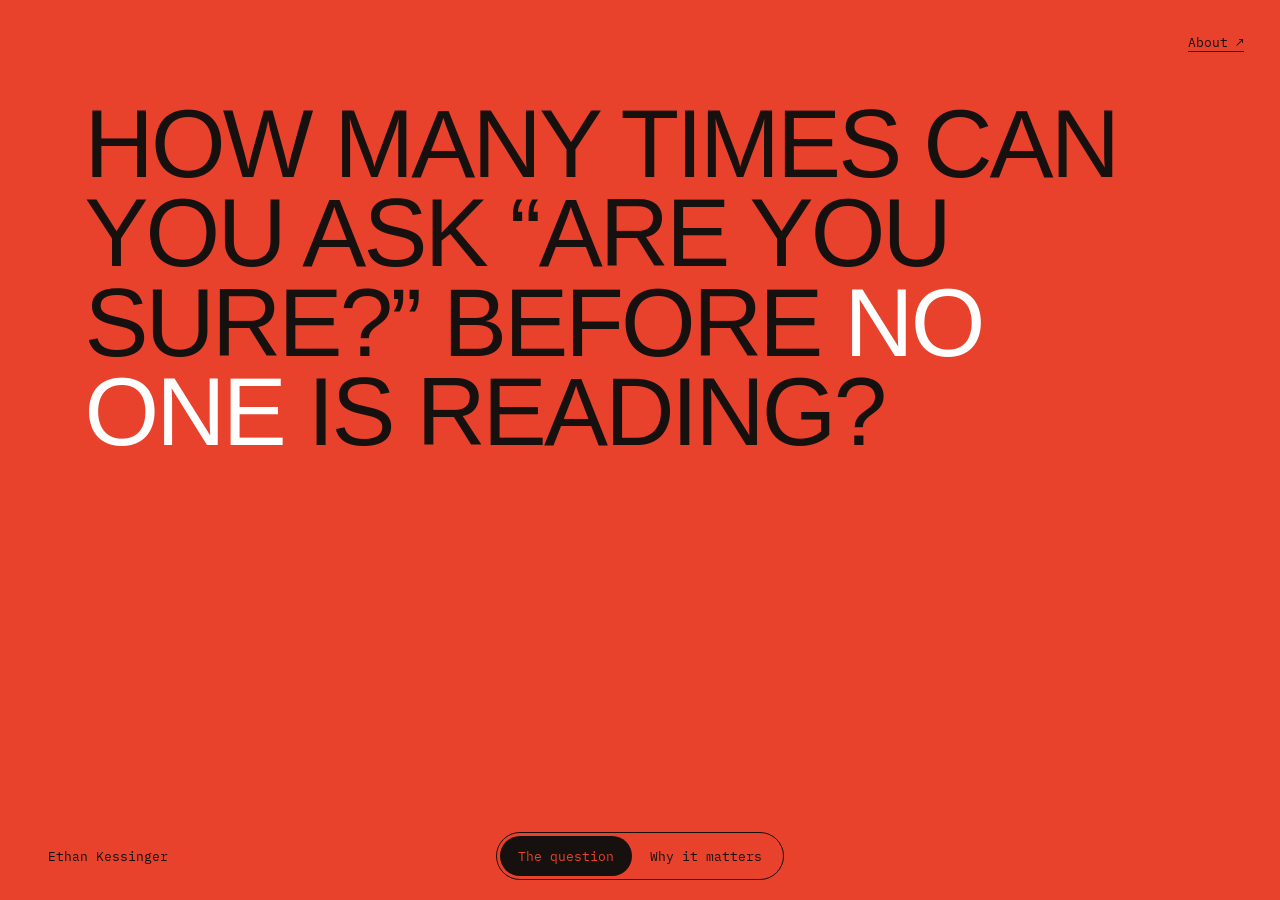
<file: index.html>
<!doctype html>
<html lang="en">
<head>
<meta charset="utf-8">
<meta name="viewport" content="width=device-width, initial-scale=1, viewport-fit=cover">
<title>Ethan Kessinger</title>
<meta name="description" content="Ethan Kessinger builds AI-native products for the people who hire people. This site holds one open question at a time, and why it’s worth asking.">
<link rel="canonical" href="https://www.ethankessinger.com/">
<meta property="og:type" content="website">
<meta property="og:url" content="https://www.ethankessinger.com/">
<meta property="og:title" content="Ethan Kessinger">
<meta property="og:description" content="Ethan Kessinger builds AI-native products for the people who hire people. This site holds one open question at a time, and why it’s worth asking.">
<meta property="og:image" content="https://www.ethankessinger.com/og-image.png">
<meta property="og:image:width" content="2400">
<meta property="og:image:height" content="1260">
<meta name="twitter:card" content="summary_large_image">
<meta name="theme-color" content="#F4F0E6">
<link rel="icon" href="favicon.svg" type="image/svg+xml">
<link rel="icon" href="favicon.png" type="image/png" sizes="96x96">
<link rel="apple-touch-icon" href="apple-touch-icon.png">
<link rel="preconnect" href="https://fonts.googleapis.com">
<link rel="preconnect" href="https://fonts.gstatic.com" crossorigin>
<link rel="stylesheet" href="https://fonts.googleapis.com/css2?family=Special+Elite&family=Instrument+Serif:ital@0;1&family=VT323&family=Archivo+Black&family=IBM+Plex+Mono:wght@400;500&family=IBM+Plex+Sans:wght@400;500&display=swap">
<link rel="stylesheet" href="styles.css">
<script src="content.js" defer></script>
<script src="app.js" defer></script>
</head>
<body class="page-home look-editorial">

<a class="about-link pill" id="about-link" href="#" hidden>About</a>

<main id="stage" class="stage">
  <p class="prompt" aria-hidden="true">ethan@brooklyn:~$ cat question.txt</p>
  <h1 class="question" id="question">
    <span class="sr-only" id="q-full"></span>
    <span class="q-visual" aria-hidden="true"><span class="q-pre"></span><span class="q-em"></span><span class="q-post"></span><span class="cursor"></span></span>
  </h1>
  <noscript><p class="noscript">This page needs JavaScript to show the question.</p></noscript>
</main>

<section id="why" class="why" aria-labelledby="why-title" hidden>
  <article class="why-inner">
    <p class="kicker">Why this question</p>
    <h2 class="why-q" id="why-title"></h2>
    <div class="why-body" id="why-body"></div>
    <p class="why-close"><span id="why-closing"></span> <a id="why-answer" hidden></a></p>
  </article>
</section>

<footer class="bar">
  <span class="bar-name">Ethan Kessinger</span>
  <div class="toggle" id="toggle" role="group" aria-label="View" hidden>
    <button type="button" id="btn-q" aria-pressed="true">The question</button>
    <button type="button" id="btn-why" aria-pressed="false">Why it matters</button>
  </div>
  <button type="button" id="btn-past" class="bar-past" hidden>
    <svg width="18" height="18" viewBox="0 0 24 24" fill="none" stroke="currentColor" stroke-width="1.6" stroke-linecap="round" stroke-linejoin="round" aria-hidden="true"><path d="M3 12a9 9 0 1 0 3-6.7"/><path d="M3 3v5h5"/><path d="M12 7v5l3 2"/></svg>
    <span>Past questions</span>
  </button>
</footer>

<div id="tm" class="tm" role="dialog" aria-modal="true" aria-label="Past questions" hidden>
  <div class="stars" aria-hidden="true"></div>
  <p class="tm-title">Every question I’ve asked here</p>
  <nav class="tm-timeline" id="tm-timeline" aria-label="Questions"></nav>
  <div class="tm-stack" id="tm-stack"></div>
  <div class="tm-controls">
    <button type="button" class="round" id="tm-older" aria-label="Older question">
      <svg width="18" height="18" viewBox="0 0 24 24" fill="none" stroke="currentColor" stroke-width="1.8" stroke-linecap="round" stroke-linejoin="round" aria-hidden="true"><path d="M6 15l6-6 6 6"/></svg>
    </button>
    <button type="button" class="back" id="tm-close">Back to now</button>
    <button type="button" class="round" id="tm-newer" aria-label="Newer question">
      <svg width="18" height="18" viewBox="0 0 24 24" fill="none" stroke="currentColor" stroke-width="1.8" stroke-linecap="round" stroke-linejoin="round" aria-hidden="true"><path d="M6 9l6 6 6-6"/></svg>
    </button>
  </div>
</div>

</body>
</html>
</file>
<file: styles.css>
/* ─── Base ─────────────────────────────────────────────── */
*, *::before, *::after { box-sizing: border-box; }
html { -webkit-text-size-adjust: 100%; }
body {
  margin: 0;
  min-height: 100svh;
  background-color: var(--bg);
  color: var(--fg);
  -webkit-font-smoothing: antialiased;
  transition: background-color .5s ease, color .5s ease;
}
button { font: inherit; cursor: pointer; }
a:focus-visible, button:focus-visible { outline: 2px solid currentColor; outline-offset: 3px; }
.sr-only {
  position: absolute; width: 1px; height: 1px; padding: 0; margin: -1px;
  overflow: hidden; clip: rect(0 0 0 0); white-space: nowrap; border: 0;
}
[hidden] { display: none !important; }

/* ─── The four looks ───────────────────────────────────── */
.look-typewriter {
  --bg: #F1EADA; --fg: #2A2621; --chrome: #2A2621; --em: #2A2621;
  --head-font: 'Special Elite', 'Courier New', monospace; --head-size: clamp(28px, 3.4vw, 44px); --head-tt: none; --head-ls: 0;
  --body-font: 'Special Elite', 'Courier New', monospace; --body-size: clamp(16px, 1.35vw, 19px); --body-lh: 1.75;
  background-image: repeating-linear-gradient(0deg, transparent 0, transparent 47px, rgba(42,38,33,.06) 47px, rgba(42,38,33,.06) 48px);
}
.look-editorial {
  --bg: #F4F0E6; --fg: #16150F; --chrome: #16150F; --em: #C23B14;
  --head-font: 'Instrument Serif', Georgia, serif; --head-size: clamp(40px, 4.5vw, 64px); --head-tt: none; --head-ls: -0.015em;
  --body-font: 'Instrument Serif', Georgia, serif; --body-size: clamp(21px, 1.75vw, 25px); --body-lh: 1.45;
}
.look-terminal {
  --bg: #070B07; --fg: #7CFF8A; --chrome: #7CFF8A; --em: #FFFFFF;
  --head-font: 'VT323', monospace; --head-size: clamp(38px, 4vw, 58px); --head-tt: none; --head-ls: 0;
  --body-font: 'IBM Plex Mono', monospace; --body-size: clamp(15px, 1.2vw, 17px); --body-lh: 1.75;
  background-image: repeating-linear-gradient(0deg, rgba(0,0,0,.25) 0, rgba(0,0,0,.25) 1px, transparent 1px, transparent 4px);
}
.look-swiss {
  --bg: #E8412C; --fg: #16110F; --chrome: #16110F; --em: #FFFFFF;
  --head-font: 'Archivo Black', 'Helvetica Neue', Arial, sans-serif; --head-size: clamp(30px, 3.2vw, 46px); --head-tt: uppercase; --head-ls: -0.02em;
  --body-font: 'IBM Plex Sans', 'Helvetica Neue', Arial, sans-serif; --body-size: clamp(17px, 1.35vw, 19px); --body-lh: 1.6;
}

/* ─── Stage: the question ──────────────────────────────── */
.stage {
  position: fixed; inset: 0;
  display: flex; flex-direction: column; justify-content: center; align-items: flex-start; gap: 24px;
  padding: 88px clamp(24px, 10vw, 160px) 140px;
}
.question { margin: 0; font-weight: 400; overflow-wrap: break-word; }
.prompt { display: none; margin: 0; }
.cursor { display: none; }

.look-typewriter .question {
  font-family: 'Special Elite', 'Courier New', monospace;
  font-size: clamp(32px, min(5vw, 8vh), 72px); line-height: 1.3; max-width: 1100px;
}
.look-typewriter .question .q-em { text-decoration: underline; text-decoration-thickness: 3px; text-underline-offset: .14em; }
.look-typewriter .cursor {
  display: inline-block; width: .55em; height: .08em; margin-left: .05em;
  background: currentColor; vertical-align: baseline; animation: blink 1s steps(1) infinite;
}

.look-editorial .stage { align-items: center; }
.look-editorial .question {
  font-family: 'Instrument Serif', Georgia, serif;
  font-size: clamp(48px, min(9.2vw, 14.5vh), 132px); line-height: .98; letter-spacing: -0.02em;
  max-width: 1180px; text-align: center;
}
.look-editorial .question .q-em { font-style: italic; color: var(--em); }

.look-terminal .stage { gap: 24px; }
.look-terminal .prompt { display: block; font-family: 'VT323', monospace; font-size: clamp(22px, 2.5vw, 36px); color: #4FBF5C; text-shadow: 0 0 8px rgba(124,255,138,.45); }
.look-terminal .question {
  font-family: 'VT323', monospace;
  font-size: clamp(44px, min(6.4vw, 10vh), 92px); line-height: 1.05; max-width: 1160px;
  text-shadow: 0 0 8px rgba(124,255,138,.55);
}
.look-terminal .q-visual::before { content: "> "; }
.look-terminal .question .q-em { color: var(--em); text-transform: uppercase; }
.look-terminal .cursor {
  display: inline-block; width: .5em; height: .8em; margin-left: .08em;
  background: currentColor; vertical-align: -.08em; animation: blink 1s steps(1) infinite;
}

.look-swiss .stage { justify-content: flex-start; padding-top: clamp(88px, 11vh, 110px); padding-left: clamp(24px, 6.6vw, 96px); padding-right: clamp(24px, 6.6vw, 96px); }
.look-swiss .question {
  font-family: 'Archivo Black', 'Helvetica Neue', Arial, sans-serif;
  font-size: clamp(38px, min(7.5vw, 12vh), 108px); line-height: .93; letter-spacing: -0.03em;
  text-transform: uppercase; max-width: 1260px;
}
.look-swiss .question .q-em { color: var(--em); }

.look-editorial .question.enter { animation: rise 1.1s cubic-bezier(.2,.7,.2,1) both; }
.look-swiss .question.enter { animation: slam .6s cubic-bezier(.2,.9,.2,1) both; }
.noscript { font-family: 'IBM Plex Mono', monospace; font-size: 14px; }
.noscript a { color: inherit; }

/* ─── Chrome: About link + footer bar ──────────────────── */
.pill, .bar { font-family: 'IBM Plex Mono', monospace; font-size: 13px; color: var(--chrome); }
.about-link {
  position: fixed; z-index: 10;
  top: max(20px, env(safe-area-inset-top)); right: 24px;
  height: 44px; padding: 0 12px; display: flex; align-items: center;
  border-radius: 22px; text-underline-offset: 4px;
}
.bar {
  position: fixed; z-index: 10; left: 0; right: 0; bottom: 0;
  display: grid; grid-template-columns: repeat(3, minmax(0, 1fr)); align-items: center;
  padding: 20px 36px calc(20px + env(safe-area-inset-bottom));
}
.bar-name { padding: 0 12px; }
.toggle { justify-self: center; display: flex; padding: 3px; border: 1px solid var(--chrome); border-radius: 24px; }
.toggle button {
  height: 40px; padding: 0 18px; border: 0; border-radius: 20px;
  background: transparent; color: var(--chrome); font-size: 13px; white-space: nowrap;
}
.toggle button[aria-pressed="true"] { background: var(--chrome); color: var(--bg); }
.bar-past {
  justify-self: end; height: 44px; padding: 0 12px; border: 0; background: transparent;
  display: flex; align-items: center; gap: 8px; color: var(--chrome); font-size: 13px;
}
.bar-past span { text-decoration: underline; text-underline-offset: 4px; }
.is-reading .about-link, .is-reading .bar { background: var(--bg); }

/* ─── Why it matters ───────────────────────────────────── */
.why {
  position: fixed; inset: 0; z-index: 5; overflow-y: auto; -webkit-overflow-scrolling: touch;
  padding: 96px 24px 168px; background-color: var(--bg); background-image: inherit;
}
.why-inner { max-width: 760px; margin: 0 auto; display: flex; flex-direction: column; gap: 28px; animation: rise .7s cubic-bezier(.2,.7,.2,1) both; }
.kicker { margin: 0; font-family: 'IBM Plex Mono', monospace; font-size: 13px; letter-spacing: .12em; text-transform: uppercase; opacity: .7; }
.why-q {
  margin: 0 0 12px; font-family: var(--head-font); font-weight: 400; font-size: var(--head-size);
  line-height: 1.05; letter-spacing: var(--head-ls); text-transform: var(--head-tt);
}
.why-q .q-em { color: var(--em); }
.look-editorial .why-q .q-em { font-style: italic; }
.look-terminal .why-q { text-shadow: 0 0 6px rgba(124,255,138,.5); }
.why-body p { margin: 0 0 28px; font-family: var(--body-font); font-size: var(--body-size); line-height: var(--body-lh); }
.why-close { margin: 0; font-family: 'IBM Plex Mono', monospace; font-size: 14px; line-height: 1.6; }
.why-close a { color: inherit; }

/* ─── Past questions (time machine) ────────────────────── */
.tm {
  position: fixed; inset: 0; z-index: 50; overflow: hidden;
  background: #04050B;
  background-image: radial-gradient(1200px 520px at 50% 118%, rgba(88,110,255,.35), transparent 70%),
                    radial-gradient(900px 600px at 50% 30%, rgba(40,50,110,.35), transparent 70%);
  color: #E6E8F2; font-family: 'IBM Plex Mono', monospace;
  animation: tmIn .7s cubic-bezier(.2,.7,.2,1) both;
}
.stars {
  position: absolute; inset: -6%;
  animation: drift 40s ease-in-out infinite alternate;
  background-image:
    radial-gradient(1.5px 1.5px at 6% 12%, rgba(255,255,255,.9), transparent), radial-gradient(1px 1px at 14% 38%, rgba(255,255,255,.7), transparent),
    radial-gradient(1.5px 1.5px at 22% 8%, rgba(255,255,255,.8), transparent), radial-gradient(1px 1px at 29% 26%, rgba(255,255,255,.6), transparent),
    radial-gradient(2px 2px at 37% 14%, rgba(200,215,255,.9), transparent), radial-gradient(1px 1px at 44% 4%, rgba(255,255,255,.7), transparent),
    radial-gradient(1.5px 1.5px at 53% 20%, rgba(255,255,255,.8), transparent), radial-gradient(1px 1px at 61% 9%, rgba(255,255,255,.6), transparent),
    radial-gradient(2px 2px at 68% 31%, rgba(255,255,255,.85), transparent), radial-gradient(1px 1px at 76% 6%, rgba(255,255,255,.7), transparent),
    radial-gradient(1.5px 1.5px at 83% 22%, rgba(210,220,255,.9), transparent), radial-gradient(1px 1px at 91% 11%, rgba(255,255,255,.6), transparent),
    radial-gradient(1px 1px at 96% 40%, rgba(255,255,255,.7), transparent), radial-gradient(1.5px 1.5px at 4% 58%, rgba(255,255,255,.7), transparent),
    radial-gradient(1px 1px at 10% 78%, rgba(255,255,255,.6), transparent), radial-gradient(2px 2px at 18% 92%, rgba(255,255,255,.8), transparent),
    radial-gradient(1px 1px at 8% 44%, rgba(255,255,255,.5), transparent), radial-gradient(1.5px 1.5px at 88% 64%, rgba(255,255,255,.7), transparent),
    radial-gradient(1px 1px at 93% 82%, rgba(255,255,255,.6), transparent), radial-gradient(2px 2px at 80% 94%, rgba(200,215,255,.8), transparent),
    radial-gradient(1px 1px at 33% 48%, rgba(255,255,255,.4), transparent), radial-gradient(1px 1px at 72% 50%, rgba(255,255,255,.4), transparent),
    radial-gradient(1.5px 1.5px at 58% 3%, rgba(255,255,255,.7), transparent), radial-gradient(1px 1px at 26% 66%, rgba(255,255,255,.5), transparent);
}
.tm-title {
  position: absolute; top: max(28px, env(safe-area-inset-top)); left: 0; right: 0; margin: 0;
  text-align: center; font-size: 13px; letter-spacing: .12em; text-transform: uppercase; color: #9AA0BC;
}
.tm-timeline {
  position: absolute; right: 32px; top: 50%; transform: translateY(-50%); z-index: 300;
  display: flex; flex-direction: column; align-items: flex-end;
}
.tm-timeline button {
  height: 44px; padding: 0; border: 0; background: transparent; color: #7E84A0;
  display: flex; align-items: center; gap: 12px; font-size: 13px;
}
.tm-timeline button .tick { display: block; width: 12px; height: 2px; background: currentColor; transition: width .3s; }
.tm-timeline button.is-active { color: #FFFFFF; }
.tm-timeline button.is-active .tick { width: 28px; }
.tl-short { display: none; }

.tm-stack { position: absolute; inset: 0; animation: stackIn .9s cubic-bezier(.2,.7,.2,1) .15s both; }
.tm-card {
  position: absolute; left: 50%; top: 55%;
  width: min(880px, calc(100vw - 360px)); height: min(480px, 54svh);
  padding: clamp(28px, 3.4vw, 48px) clamp(24px, 3.9vw, 56px);
  border: 1px solid rgba(255,255,255,.10); border-radius: 12px;
  background: var(--c-bg); color: var(--c-fg);
  display: flex; flex-direction: column; justify-content: space-between; text-align: left;
  box-shadow: 0 40px 90px rgba(0,0,0,.65);
  transition: transform .75s cubic-bezier(.2,.7,.2,1), opacity .75s ease, filter .75s ease;
}
.card-meta { display: flex; justify-content: space-between; font-size: 13px; letter-spacing: .1em; text-transform: uppercase; opacity: .75; }
.card-q { display: block; }
.card-q .q-em { color: var(--c-em); }
.card-landed { display: flex; gap: 24px; align-items: baseline; font-family: 'IBM Plex Sans', sans-serif; font-size: 17px; line-height: 1.5; transition: opacity .4s; }
.card-landed-label { flex-shrink: 0; font-family: 'IBM Plex Mono', monospace; font-size: 12px; letter-spacing: .1em; text-transform: uppercase; }
.tm-card:not(.is-front) .card-landed { opacity: 0; }

.card-editorial { --c-bg: #F4F0E6; --c-fg: #16150F; --c-em: #C23B14; }
.card-editorial .card-q { font-family: 'Instrument Serif', Georgia, serif; font-size: clamp(38px, 5.2vw, 76px); line-height: 1; letter-spacing: -0.015em; }
.card-editorial .card-q .q-em { font-style: italic; }
.card-typewriter { --c-bg: #F1EADA; --c-fg: #2A2621; --c-em: #2A2621; }
.card-typewriter .card-q { font-family: 'Special Elite', 'Courier New', monospace; font-size: clamp(24px, 3.3vw, 48px); line-height: 1.3; }
.card-typewriter .card-q .q-em { text-decoration: underline; text-underline-offset: .14em; }
.card-swiss { --c-bg: #E8412C; --c-fg: #16110F; --c-em: #FFFFFF; }
.card-swiss .card-q { font-family: 'Archivo Black', 'Helvetica Neue', Arial, sans-serif; font-size: clamp(28px, 4vw, 58px); line-height: .96; letter-spacing: -0.025em; text-transform: uppercase; }
.card-terminal { --c-bg: #070B07; --c-fg: #7CFF8A; --c-em: #FFFFFF; }
.card-terminal .card-q { font-family: 'VT323', monospace; font-size: clamp(34px, 4.6vw, 66px); line-height: 1.05; text-shadow: 0 0 8px rgba(124,255,138,.55); }

.tm-controls {
  position: absolute; left: 0; right: 0; bottom: calc(24px + env(safe-area-inset-bottom)); z-index: 300;
  display: flex; justify-content: center; align-items: center; gap: 12px;
}
.tm-controls .round {
  width: 48px; height: 48px; border-radius: 24px; padding: 0;
  border: 1px solid rgba(230,232,242,.35); background: rgba(255,255,255,.06); color: #E6E8F2;
  display: flex; align-items: center; justify-content: center;
}
.tm-controls .round:disabled { opacity: .3; cursor: default; }
.tm-controls .back {
  height: 48px; padding: 0 24px; border-radius: 24px;
  border: 1px solid rgba(230,232,242,.5); background: rgba(4,5,11,.6); color: #E6E8F2;
  font-size: 13px; letter-spacing: .05em;
}

/* ─── Phone ────────────────────────────────────────────── */
@media (max-width: 700px) {
  .stage { padding: 76px 24px 96px; }
  .has-why .stage { padding-bottom: 150px; }
  .look-typewriter .question { font-size: 34px; }
  .look-editorial .stage { align-items: flex-start; }
  .look-editorial .question { font-size: 56px; text-align: left; }
  .look-terminal .prompt { font-size: 22px; }
  .look-terminal .question { font-size: 46px; }
  .look-swiss .stage { padding-top: 88px; }
  .look-swiss .question { font-size: 40px; letter-spacing: -0.02em; }

  .about-link { top: max(12px, env(safe-area-inset-top)); right: 12px; }
  .bar {
    grid-template-columns: minmax(0, 1fr) auto;
    grid-template-areas: "toggle toggle" "name past";
    row-gap: 4px; padding: 12px 16px calc(12px + env(safe-area-inset-bottom));
  }
  .toggle { grid-area: toggle; justify-self: stretch; }
  .toggle button { flex: 1 1 0; padding: 0; height: 42px; }
  .bar-name { grid-area: name; padding: 0 8px; }
  .bar-past { grid-area: past; padding: 0 8px; }
  .why { padding: 72px 24px 176px; }
  .why-inner { gap: 20px; }
  .why-body p { margin-bottom: 20px; }
  .kicker { font-size: 12px; }

  .tm-title { top: max(16px, env(safe-area-inset-top)); font-size: 11px; }
  .tm-timeline { top: max(40px, calc(env(safe-area-inset-top) + 24px)); right: 0; left: 0; transform: none; flex-direction: row; justify-content: center; gap: 4px; }
  .tm-timeline button { width: 44px; flex-direction: column; justify-content: center; gap: 6px; font-size: 14px; }
  .tm-timeline button .tick { width: 0; }
  .tm-timeline button.is-active .tick { width: 20px; }
  .tl-long { display: none; }
  .tl-short { display: inline; }
  .tm-card { width: calc(100vw - 56px); height: min(420px, 52svh); top: 54%; padding: 24px 24px 28px; }
  .card-meta { font-size: 11px; }
  .card-landed { flex-direction: column; gap: 6px; font-size: 15px; line-height: 1.45; }
  .card-landed-label { font-size: 11px; }
  .card-editorial .card-q { font-size: 40px; }
  .card-typewriter .card-q { font-size: 25px; }
  .card-swiss .card-q { font-size: 29px; }
  .card-terminal .card-q { font-size: 36px; }
}

/* ─── About page ───────────────────────────────────────── */
.page-about { --bg: #F4F0E6; --fg: #16150F; }
.page-about a { color: #16150F; }
.page-about a:hover { color: #C23B14; }
.about-wrap {
  max-width: 1440px; min-height: 100svh; margin: 0 auto;
  padding: 28px clamp(24px, 8.3vw, 120px) 48px;
  display: flex; flex-direction: column;
}
.about-head { display: flex; justify-content: space-between; align-items: center; font-family: 'IBM Plex Mono', monospace; font-size: 13px; }
.about-head a { height: 44px; display: flex; align-items: center; text-decoration: none; }
.about-grid {
  margin: clamp(40px, 9vh, 88px) 0 64px;
  display: grid; grid-template-columns: minmax(0, 600px) minmax(0, 1fr); gap: clamp(48px, 8.3vw, 120px); align-items: start;
}
.about-bio { display: flex; flex-direction: column; gap: 36px; }
.about-bio h1 { margin: 0; font-family: 'Instrument Serif', Georgia, serif; font-weight: 400; font-size: clamp(72px, 8.4vw, 120px); line-height: .9; letter-spacing: -0.02em; }
.about-text { display: flex; flex-direction: column; gap: 22px; font-family: 'Instrument Serif', Georgia, serif; font-size: clamp(21px, 1.9vw, 27px); line-height: 1.4; }
.about-text p { margin: 0; }
.about-links { display: flex; flex-wrap: wrap; column-gap: 28px; font-family: 'IBM Plex Mono', monospace; font-size: 14px; }
.about-links a { height: 44px; display: flex; align-items: center; }
.resume { padding-top: 24px; }
.resume h2 { margin: 0 0 8px; font-family: 'IBM Plex Mono', monospace; font-weight: 500; font-size: 13px; letter-spacing: .12em; text-transform: uppercase; }
.job { display: flex; flex-direction: column; gap: 8px; padding: 28px 0; border-top: 1px solid #CFC8B8; }
.job:first-of-type { border-top-color: #16150F; }
.job:last-of-type { border-bottom: 1px solid #CFC8B8; }
.job-head { display: flex; justify-content: space-between; align-items: baseline; gap: 24px; }
.job-title { margin: 0; font-family: 'Instrument Serif', Georgia, serif; font-weight: 400; font-size: clamp(26px, 2.1vw, 30px); line-height: 1.1; }
.job-dates { font-family: 'IBM Plex Mono', monospace; font-size: 13px; color: #5E5A50; white-space: nowrap; }
.job-org { font-family: 'IBM Plex Mono', monospace; font-size: 13px; letter-spacing: .04em; }
.job p { margin: 0; font-family: 'IBM Plex Sans', sans-serif; font-size: 16px; line-height: 1.6; color: #3A372F; }
.about-foot {
  margin-top: auto; padding-top: 20px; border-top: 1px solid #CFC8B8;
  display: flex; flex-wrap: wrap; justify-content: space-between; gap: 8px 24px;
  font-family: 'IBM Plex Mono', monospace; font-size: 13px; color: #5E5A50;
}
.about-foot a { color: #5E5A50; }
.not-found { margin: auto 0; display: flex; flex-direction: column; gap: 24px; }
.not-found h1 { margin: 0; font-family: 'Instrument Serif', Georgia, serif; font-weight: 400; font-size: clamp(56px, 8vw, 112px); line-height: .95; }
.not-found a { font-family: 'IBM Plex Mono', monospace; font-size: 14px; }

@media (max-width: 900px) {
  .about-grid { grid-template-columns: minmax(0, 1fr); gap: 48px; }
}
@media (max-width: 700px) {
  .about-wrap { padding: 12px 24px 32px; }
  .about-grid { margin-top: 40px; }
  .about-bio { gap: 28px; }
  .about-text { gap: 18px; font-size: 22px; }
  .job { gap: 6px; padding: 22px 0; }
  .job-head { flex-direction: column-reverse; align-items: flex-start; gap: 6px; }
  .job-dates { font-size: 12px; }
  .job p { font-size: 15px; }
}

/* ─── Motion ───────────────────────────────────────────── */
@keyframes blink { 0%, 49% { opacity: 1 } 50%, 100% { opacity: 0 } }
@keyframes rise { from { opacity: 0; transform: translateY(24px) } to { opacity: 1; transform: none } }
@keyframes slam { from { opacity: 0; transform: translateX(-60px) } to { opacity: 1; transform: none } }
@keyframes tmIn { from { opacity: 0; transform: scale(1.06) } to { opacity: 1; transform: none } }
@keyframes stackIn { from { opacity: 0; transform: translateY(80px) } to { opacity: 1; transform: none } }
@keyframes drift { from { transform: scale(1) } to { transform: scale(1.12) } }
@media (prefers-reduced-motion: reduce) {
  *, *::before, *::after { animation: none !important; transition: none !important; }
}
</file>
